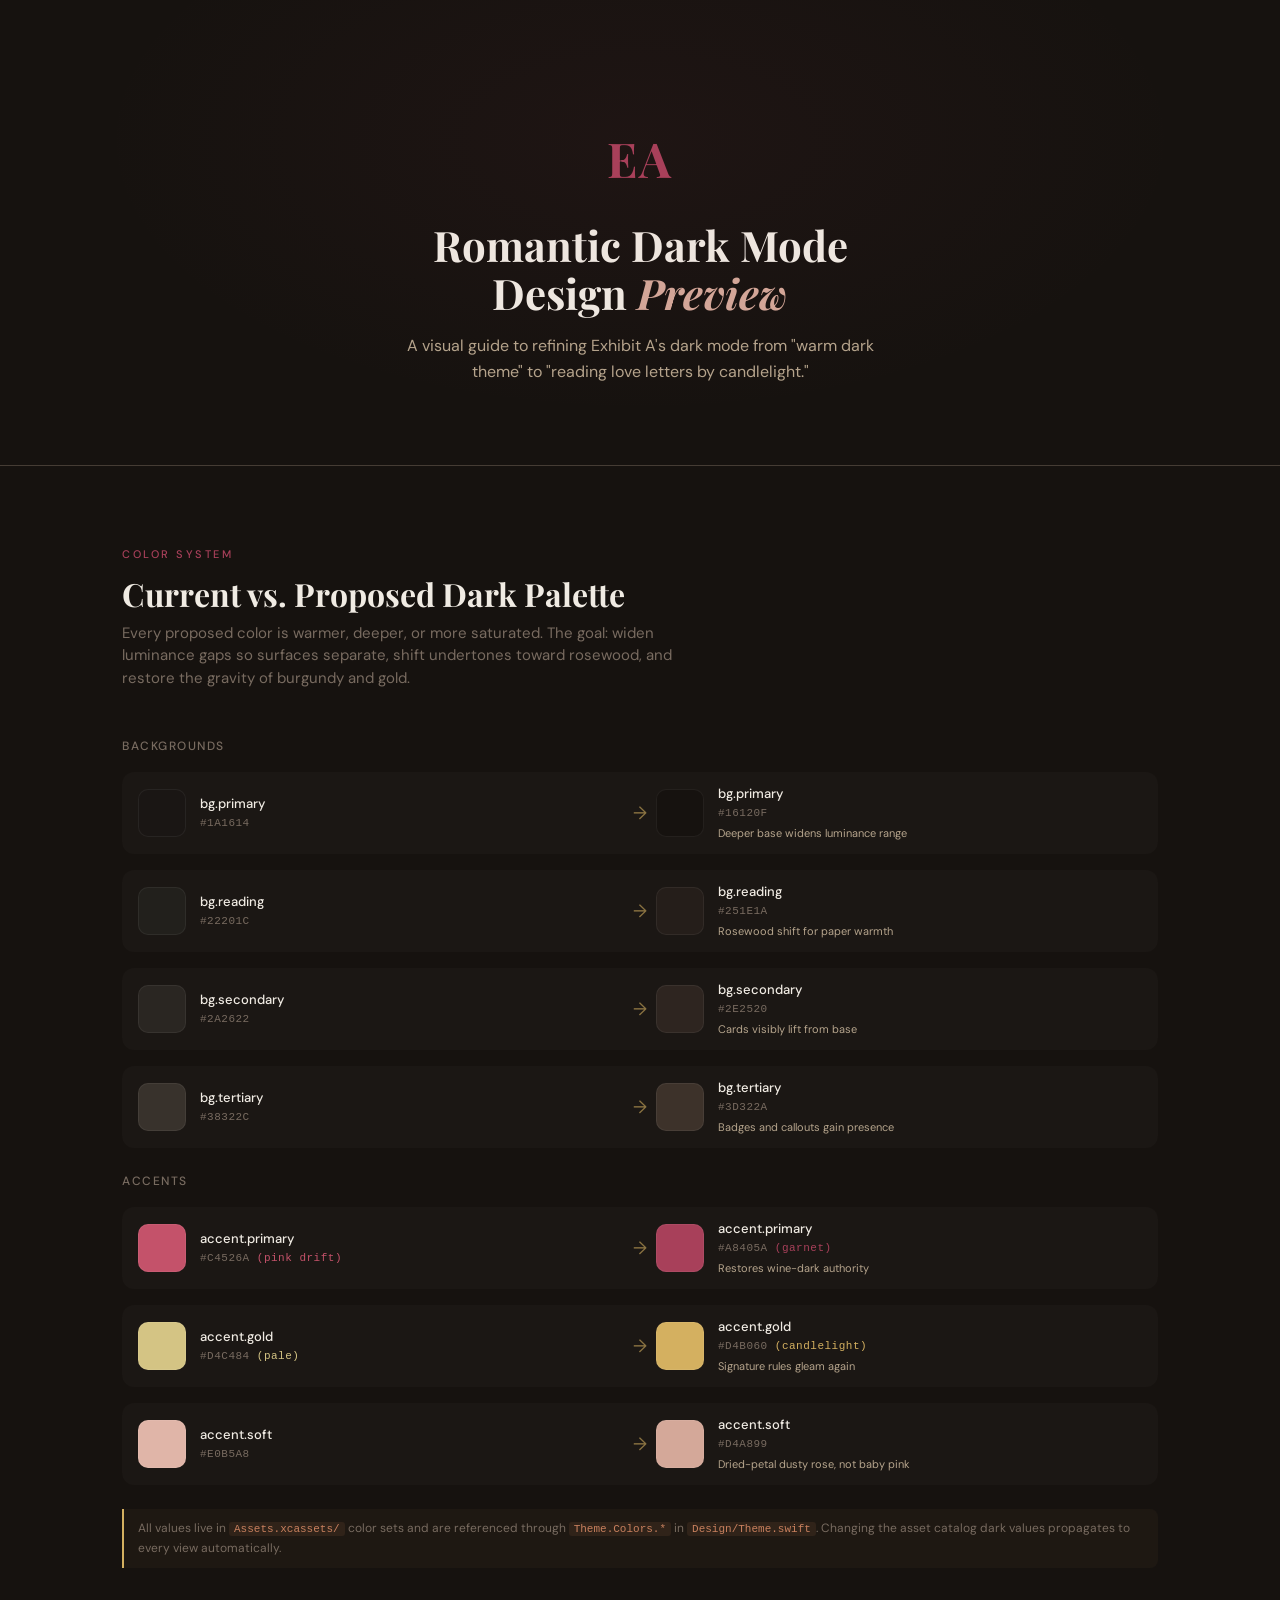
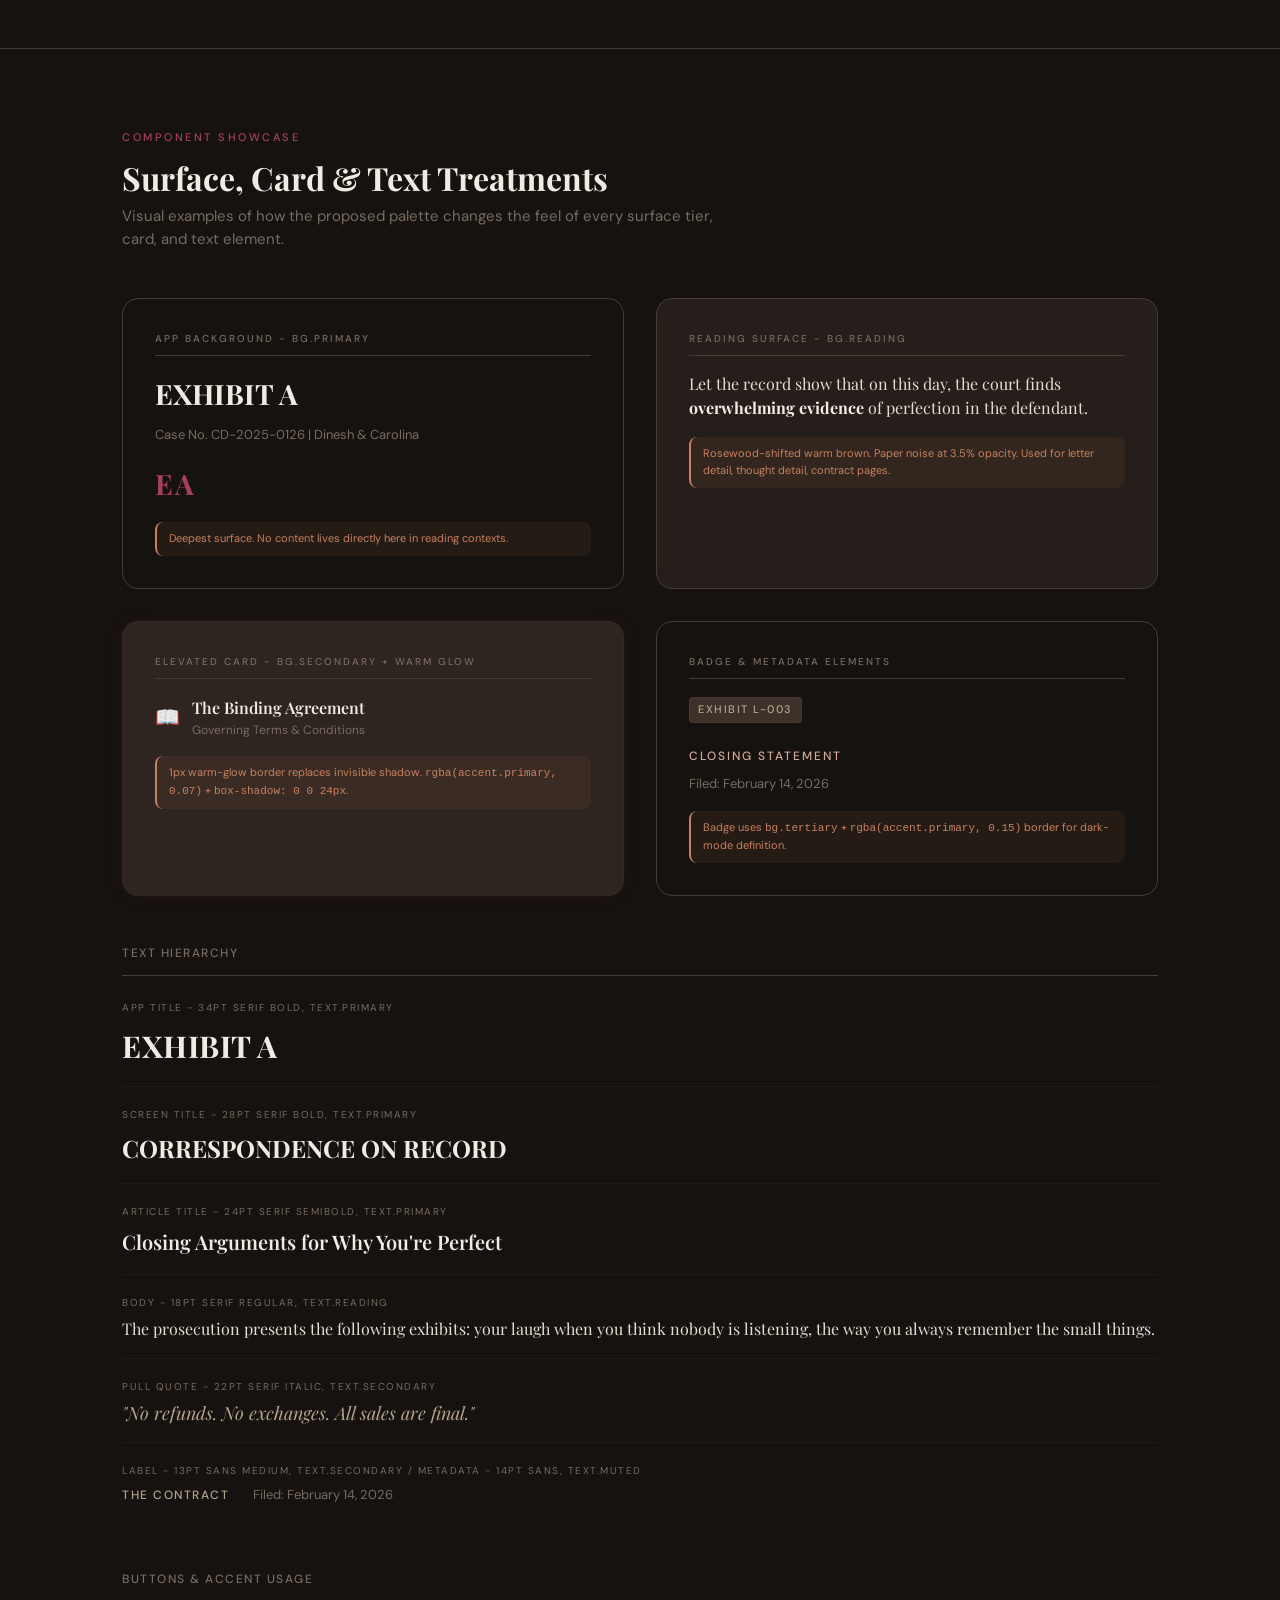
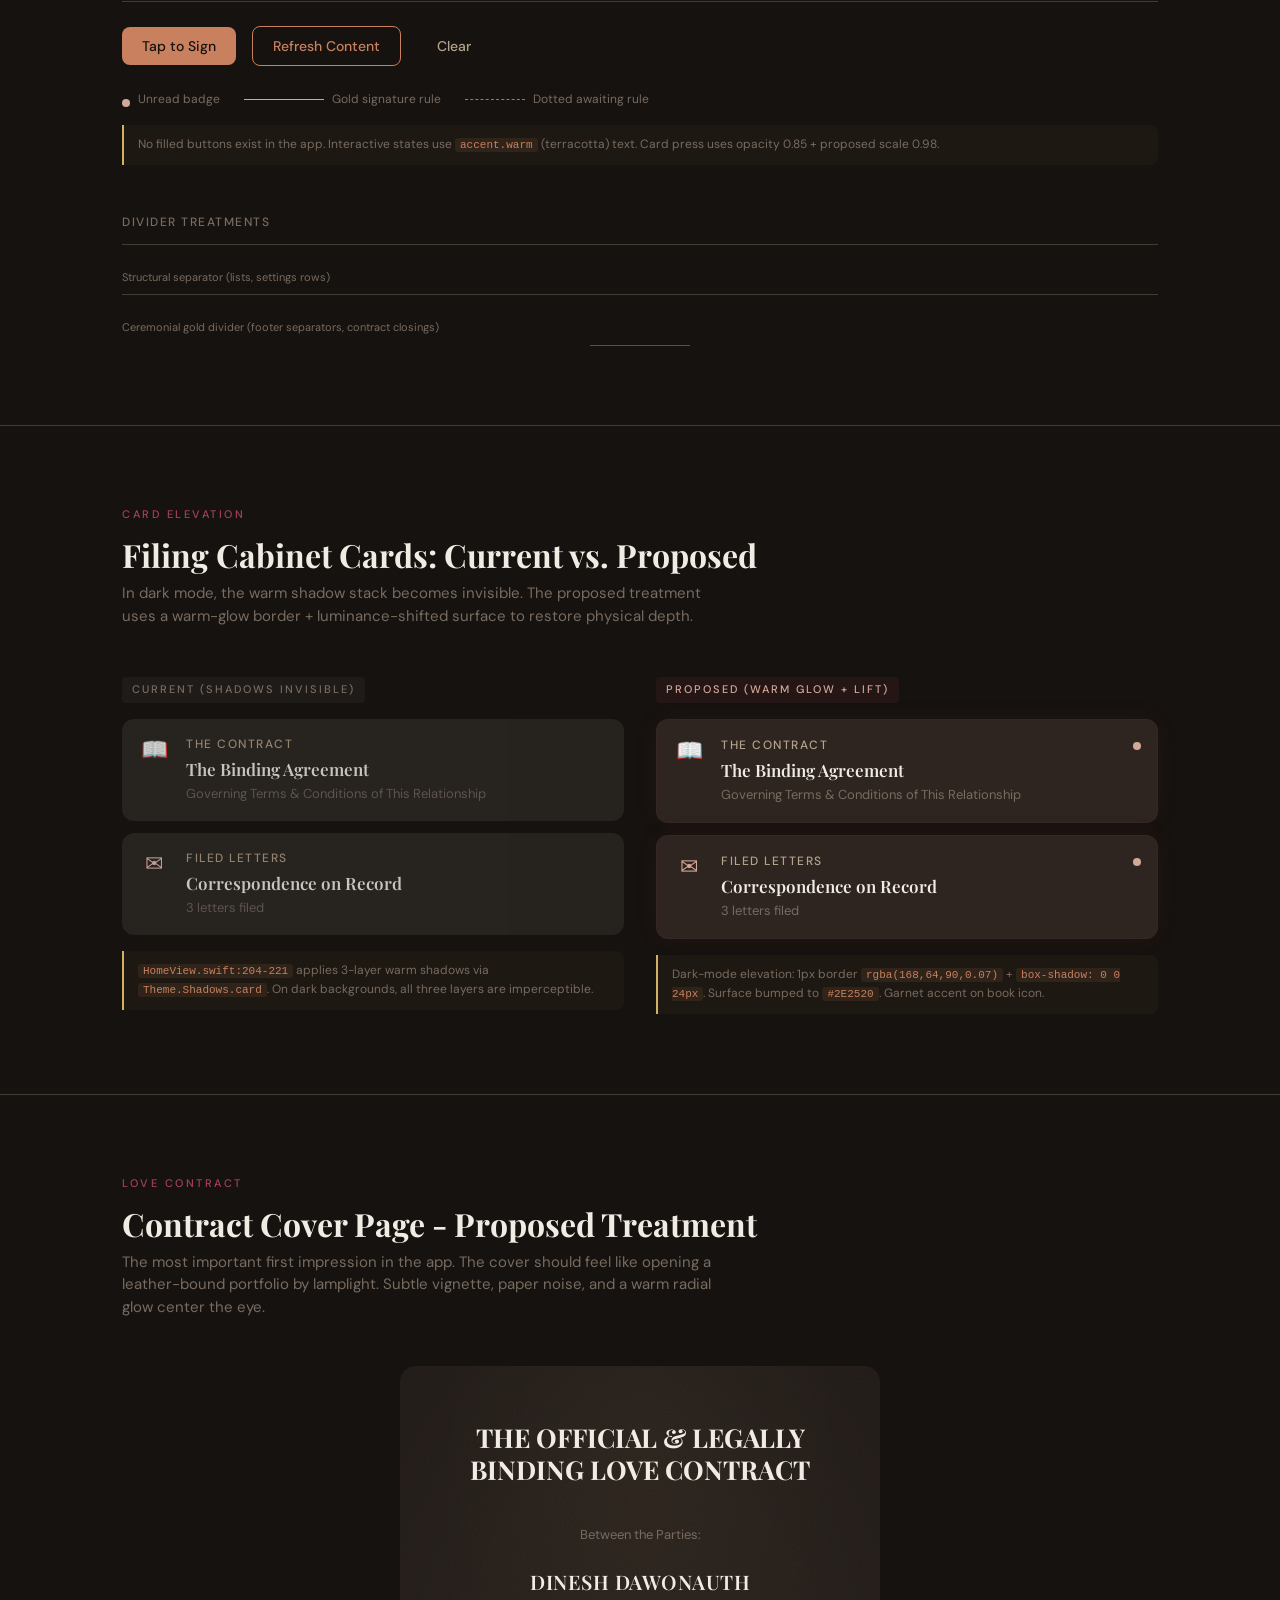
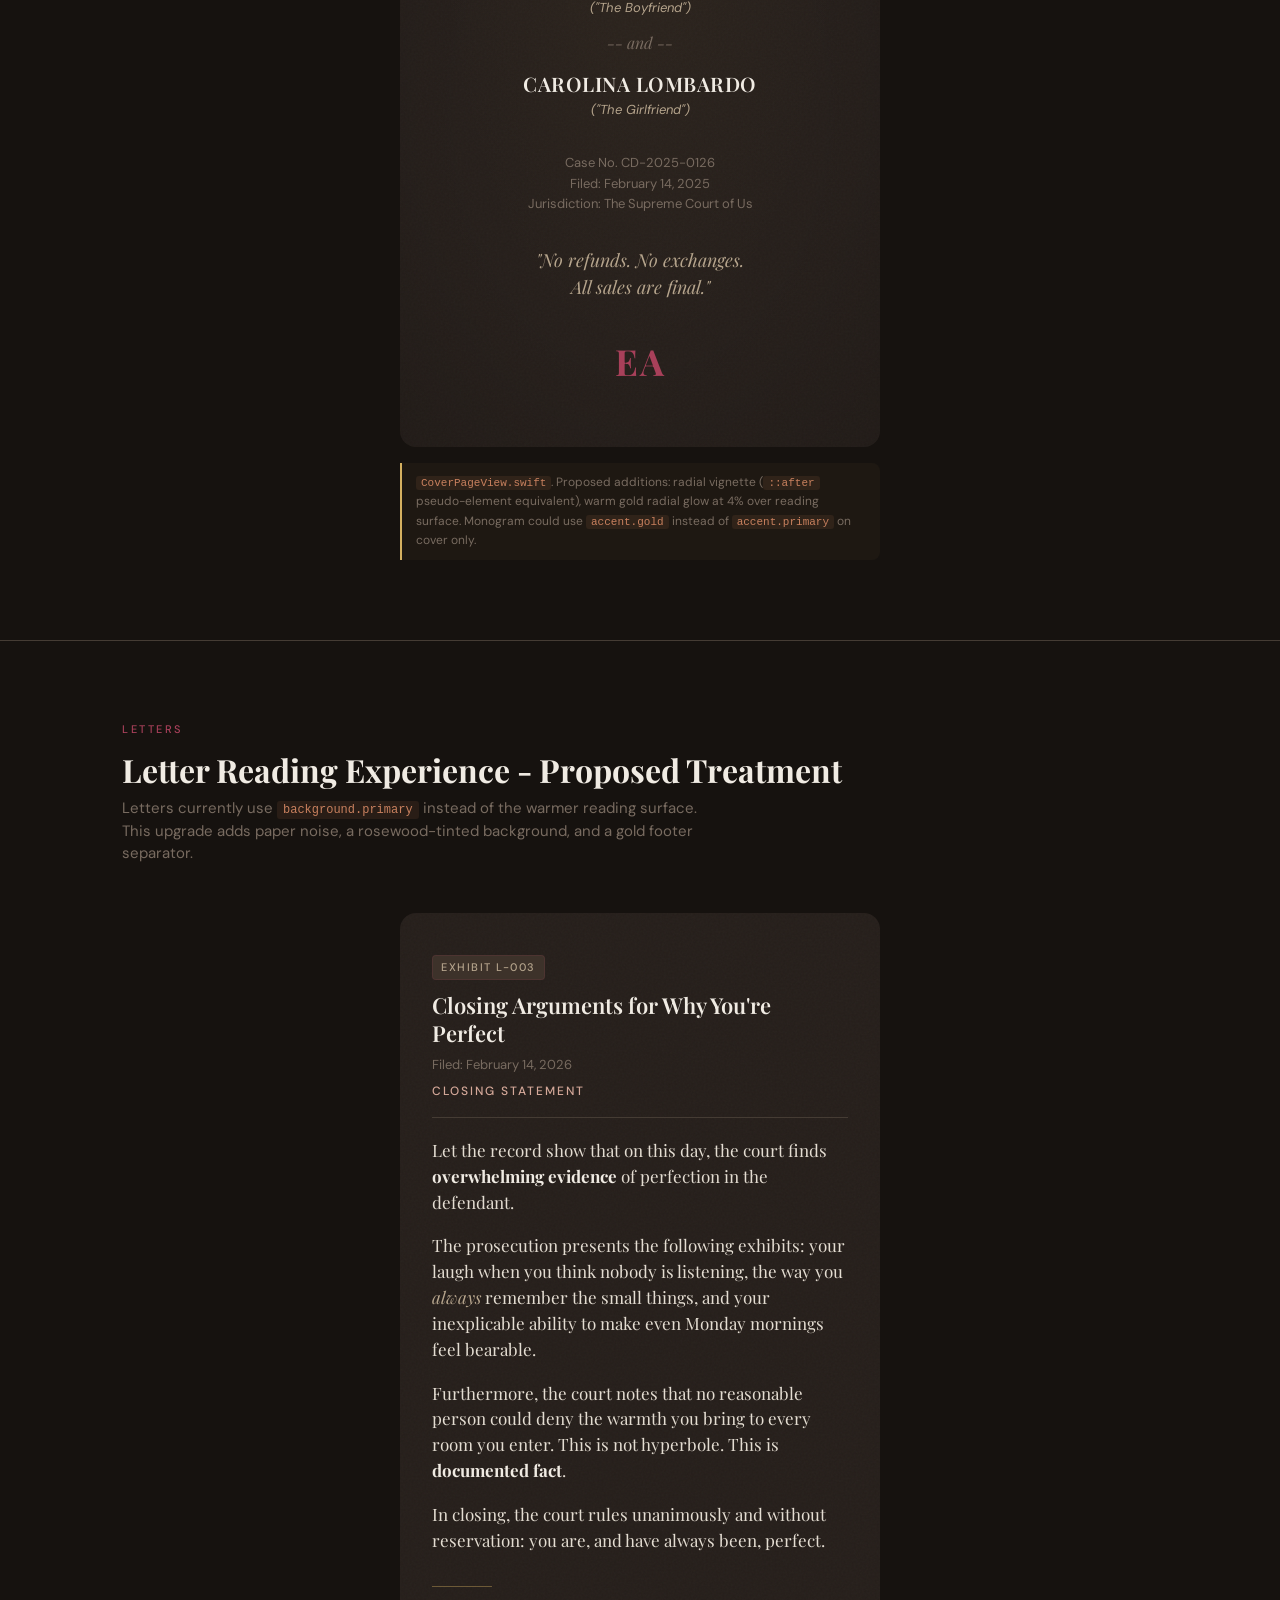
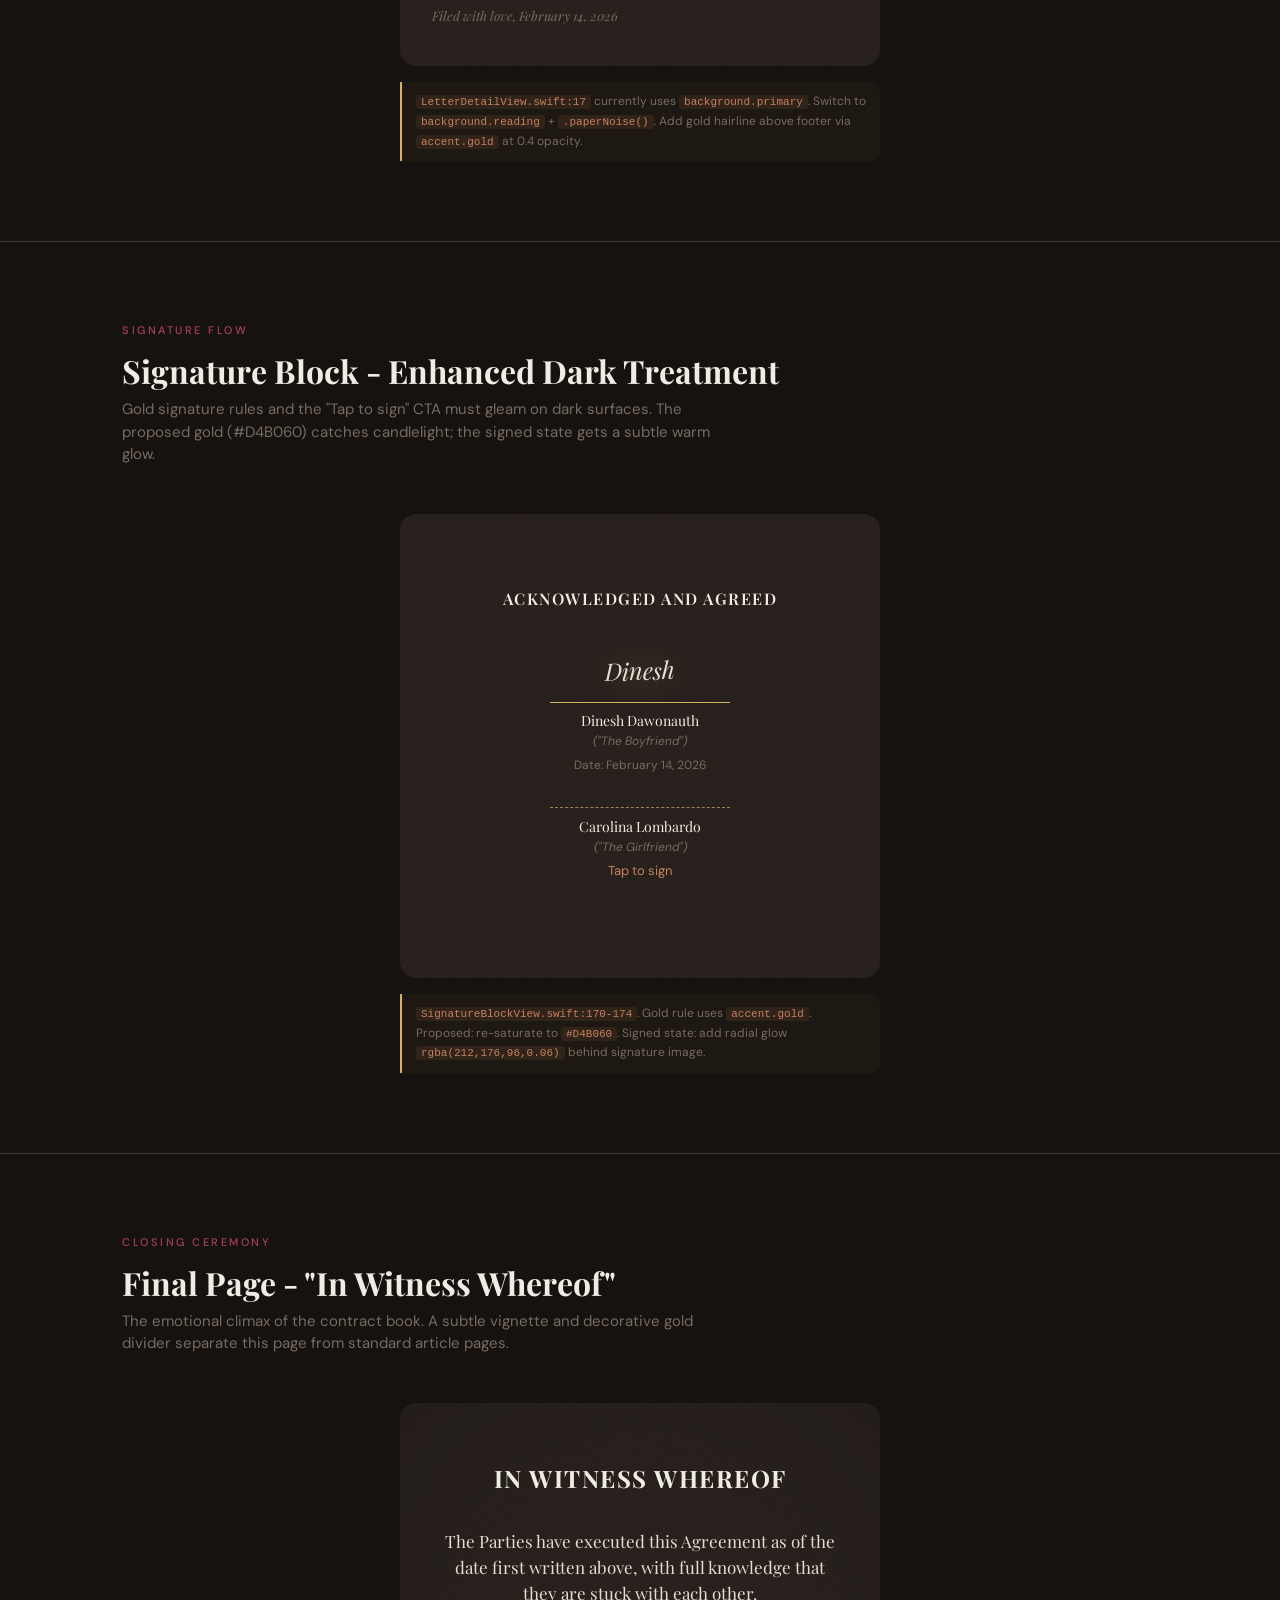
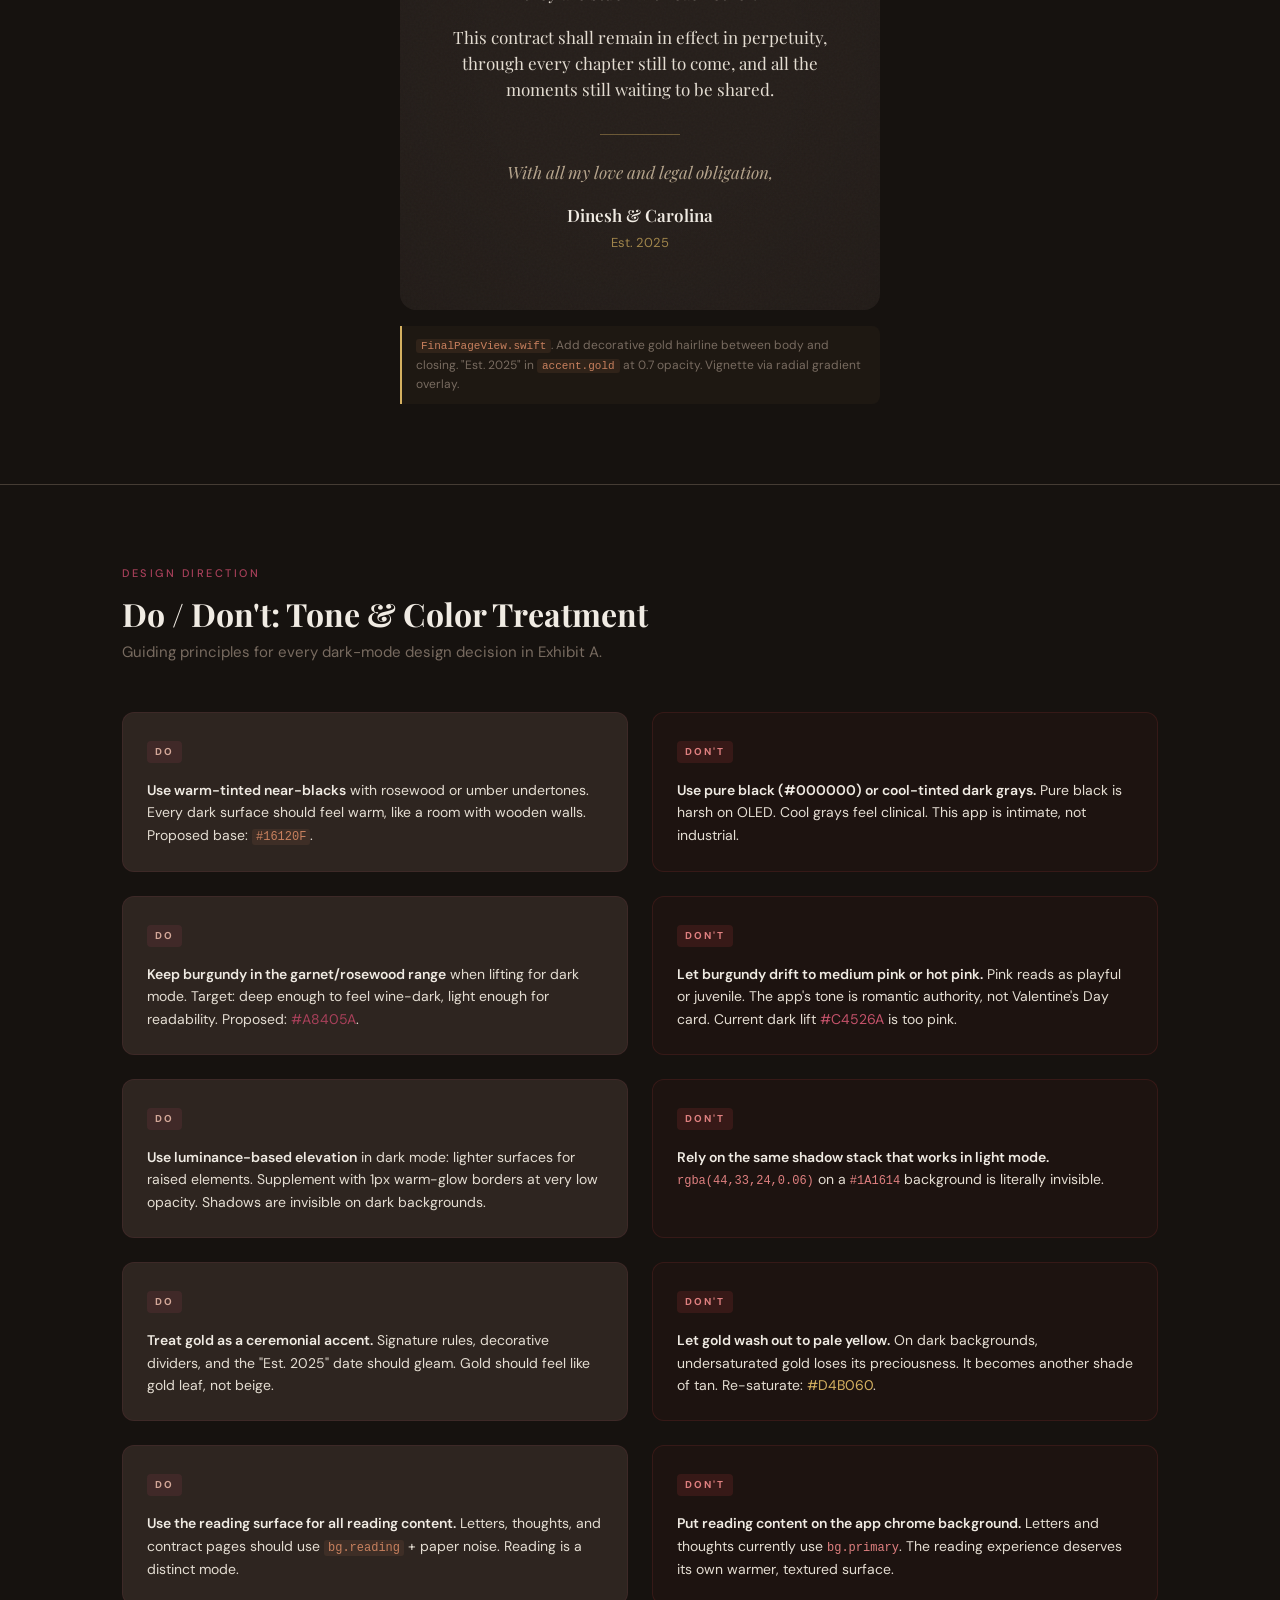
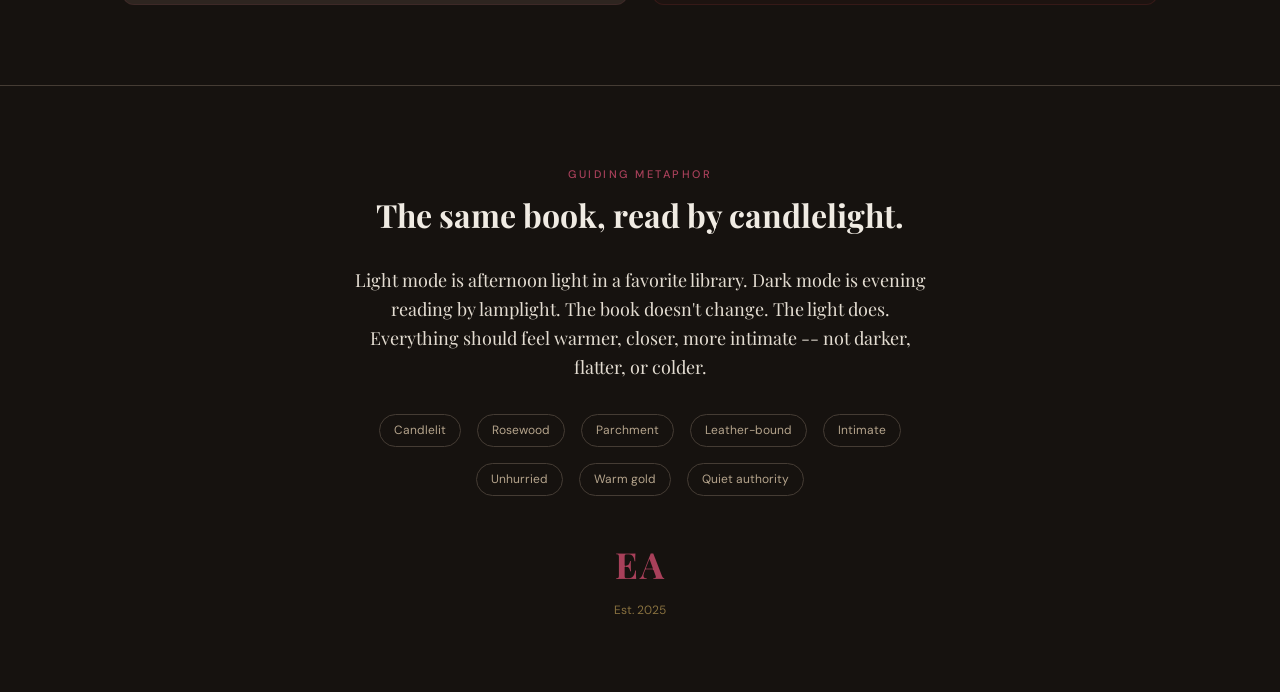
<file: docs/romantic-dark-mode-preview.html>
<!DOCTYPE html>
<html lang="en">
<head>
<meta charset="UTF-8">
<meta name="viewport" content="width=device-width, initial-scale=1.0">
<title>Exhibit A - Romantic Dark Mode Design Preview</title>
<style>
  @import url('https://fonts.googleapis.com/css2?family=Playfair+Display:ital,wght@0,400;0,600;0,700;1,400&family=DM+Sans:ital,wght@0,400;0,500;0,700;1,400&display=swap');

  :root {
    /* CURRENT dark palette */
    --cur-bg-primary: #1A1614;
    --cur-bg-reading: #22201C;
    --cur-bg-secondary: #2A2622;
    --cur-bg-tertiary: #38322C;
    --cur-text-primary: #E8E4DF;
    --cur-text-reading: #DCD5CA;
    --cur-text-secondary: #A89882;
    --cur-text-muted: #6B6058;
    --cur-accent-primary: #C4526A;
    --cur-accent-warm: #C8805E;
    --cur-accent-soft: #E0B5A8;
    --cur-accent-gold: #D4C484;
    --cur-border: #3D362F;

    /* PROPOSED dark palette */
    --bg-primary: #16120F;
    --bg-reading: #251E1A;
    --bg-secondary: #2E2520;
    --bg-tertiary: #3D322A;
    --text-primary: #F0EBE3;
    --text-reading: #E4DDD2;
    --text-secondary: #B5A48C;
    --text-muted: #786B60;
    --accent-primary: #A8405A;
    --accent-warm: #C8805E;
    --accent-soft: #D4A899;
    --accent-gold: #D4B060;
    --border-separator: #453C34;
    --card-glow: rgba(168, 64, 90, 0.07);

    /* Light reference */
    --light-bg-primary: #F2EFEA;
    --light-bg-reading: #F8F1E3;
    --light-bg-secondary: #F3ECE4;
    --light-text-primary: #1A1A1A;
    --light-text-reading: #2C2118;
    --light-accent-primary: #800020;
    --light-accent-gold: #CBB674;
  }

  * { margin: 0; padding: 0; box-sizing: border-box; }

  body {
    background: var(--bg-primary);
    color: var(--text-primary);
    font-family: 'DM Sans', -apple-system, BlinkMacSystemFont, sans-serif;
    line-height: 1.6;
    -webkit-font-smoothing: antialiased;
  }

  .serif { font-family: 'Playfair Display', Georgia, 'Times New Roman', serif; }

  /* ===== LAYOUT ===== */

  .container {
    max-width: 1100px;
    margin: 0 auto;
    padding: 0 32px;
  }

  section {
    padding: 80px 0;
    border-bottom: 1px solid var(--border-separator);
  }

  section:last-child { border-bottom: none; }

  .section-label {
    font-size: 11px;
    font-weight: 500;
    letter-spacing: 2.5px;
    text-transform: uppercase;
    color: var(--accent-primary);
    margin-bottom: 12px;
  }

  .section-title {
    font-family: 'Playfair Display', serif;
    font-size: 32px;
    font-weight: 700;
    color: var(--text-primary);
    margin-bottom: 8px;
    line-height: 1.2;
  }

  .section-subtitle {
    font-size: 15px;
    color: var(--text-muted);
    margin-bottom: 48px;
    max-width: 600px;
    line-height: 1.5;
  }

  /* ===== HERO ===== */

  .hero {
    padding: 120px 0 80px;
    text-align: center;
    border-bottom: 1px solid var(--border-separator);
    position: relative;
    overflow: hidden;
  }

  .hero::before {
    content: '';
    position: absolute;
    top: 0; left: 0; right: 0; bottom: 0;
    background: radial-gradient(ellipse at 50% 30%, rgba(168, 64, 90, 0.06) 0%, transparent 60%);
    pointer-events: none;
  }

  .hero-monogram {
    font-family: 'Playfair Display', serif;
    font-size: 48px;
    font-weight: 700;
    color: var(--accent-primary);
    margin-bottom: 24px;
    letter-spacing: 2px;
  }

  .hero h1 {
    font-family: 'Playfair Display', serif;
    font-size: 42px;
    font-weight: 700;
    line-height: 1.15;
    margin-bottom: 16px;
    color: var(--text-primary);
  }

  .hero h1 em {
    font-style: italic;
    color: var(--accent-soft);
  }

  .hero p {
    font-size: 16px;
    color: var(--text-secondary);
    max-width: 520px;
    margin: 0 auto;
    line-height: 1.6;
  }

  /* ===== PALETTE COMPARISON ===== */

  .palette-grid {
    display: grid;
    grid-template-columns: 1fr 1fr;
    gap: 24px;
  }

  .palette-column h3 {
    font-size: 13px;
    font-weight: 500;
    letter-spacing: 2px;
    text-transform: uppercase;
    color: var(--text-muted);
    margin-bottom: 20px;
    padding-bottom: 12px;
    border-bottom: 1px solid var(--border-separator);
  }

  .swatch-row {
    display: flex;
    align-items: center;
    gap: 14px;
    margin-bottom: 14px;
  }

  .swatch {
    width: 48px;
    height: 48px;
    border-radius: 10px;
    border: 1px solid rgba(255,255,255,0.06);
    flex-shrink: 0;
    position: relative;
  }

  .swatch-info {
    flex: 1;
    min-width: 0;
  }

  .swatch-name {
    font-size: 13px;
    font-weight: 500;
    color: var(--text-primary);
  }

  .swatch-hex {
    font-size: 11px;
    color: var(--text-muted);
    font-family: 'SF Mono', 'Fira Code', monospace;
    letter-spacing: 0.5px;
  }

  .swatch-use {
    font-size: 11px;
    color: var(--text-secondary);
    margin-top: 2px;
  }

  .swatch-arrow {
    color: var(--accent-gold);
    font-size: 18px;
    flex-shrink: 0;
    opacity: 0.6;
  }

  .comparison-row {
    display: grid;
    grid-template-columns: 1fr 32px 1fr;
    align-items: center;
    gap: 0;
    margin-bottom: 16px;
    padding: 12px 16px;
    background: rgba(255,255,255,0.02);
    border-radius: 12px;
  }

  .comparison-row .swatch-row { margin-bottom: 0; }

  /* ===== COMPONENT SHOWCASE ===== */

  .showcase-grid {
    display: grid;
    grid-template-columns: 1fr 1fr;
    gap: 32px;
  }

  .showcase-item {
    padding: 32px;
    border-radius: 16px;
    position: relative;
  }

  .showcase-item.bg-primary { background: var(--bg-primary); border: 1px solid var(--border-separator); }
  .showcase-item.bg-reading { background: var(--bg-reading); border: 1px solid var(--border-separator); }
  .showcase-item.bg-secondary { background: var(--bg-secondary); border: 1px solid var(--card-glow); box-shadow: 0 0 20px var(--card-glow); }
  .showcase-item.bg-tertiary { background: var(--bg-tertiary); border: 1px solid var(--border-separator); }

  .showcase-label {
    font-size: 10px;
    font-weight: 500;
    letter-spacing: 2px;
    text-transform: uppercase;
    color: var(--text-muted);
    margin-bottom: 16px;
    padding-bottom: 8px;
    border-bottom: 1px solid var(--border-separator);
  }

  .showcase-callout {
    font-size: 11px;
    color: var(--accent-warm);
    margin-top: 16px;
    padding: 8px 12px;
    background: rgba(200, 128, 94, 0.08);
    border-radius: 8px;
    border-left: 2px solid var(--accent-warm);
  }

  /* ===== CARD COMPONENT ===== */

  .filing-card {
    background: var(--bg-secondary);
    border-radius: 12px;
    padding: 16px;
    display: flex;
    align-items: flex-start;
    gap: 16px;
    border: 1px solid var(--card-glow);
    box-shadow: 0 0 24px var(--card-glow);
    transition: transform 0.2s ease, box-shadow 0.2s ease;
    cursor: pointer;
  }

  .filing-card:hover {
    transform: scale(0.98);
    box-shadow: 0 0 32px rgba(168, 64, 90, 0.10);
  }

  .filing-card-icon {
    font-size: 22px;
    width: 32px;
    text-align: center;
    flex-shrink: 0;
    line-height: 1.4;
  }

  .filing-card-content { flex: 1; }

  .filing-card-section {
    font-size: 12px;
    font-weight: 500;
    letter-spacing: 1.5px;
    text-transform: uppercase;
    color: var(--text-secondary);
    margin-bottom: 4px;
  }

  .filing-card-label {
    font-family: 'Playfair Display', serif;
    font-size: 17px;
    font-weight: 600;
    color: var(--text-primary);
    margin-bottom: 4px;
    line-height: 1.3;
  }

  .filing-card-subtitle {
    font-size: 13px;
    color: var(--text-muted);
  }

  .unread-dot {
    width: 8px;
    height: 8px;
    border-radius: 50%;
    background: var(--accent-soft);
    flex-shrink: 0;
    margin-top: 6px;
    animation: pulse 2s ease-in-out infinite;
  }

  @keyframes pulse {
    0%, 100% { transform: scale(1); opacity: 0.8; }
    50% { transform: scale(1.15); opacity: 1; }
  }

  .filing-card-flat {
    background: var(--cur-bg-secondary);
    border-radius: 12px;
    padding: 16px;
    display: flex;
    align-items: flex-start;
    gap: 16px;
    border: none;
    box-shadow: none;
    opacity: 0.85;
  }

  .filing-card-flat .filing-card-section { color: var(--cur-text-secondary); }
  .filing-card-flat .filing-card-label { color: var(--cur-text-primary); }
  .filing-card-flat .filing-card-subtitle { color: var(--cur-text-muted); }

  /* ===== TEXT HIERARCHY ===== */

  .text-hierarchy {
    display: flex;
    flex-direction: column;
    gap: 20px;
  }

  .text-sample {
    padding-bottom: 16px;
    border-bottom: 1px solid rgba(255,255,255,0.04);
  }

  .text-sample:last-child { border-bottom: none; }

  .text-sample-meta {
    font-size: 10px;
    letter-spacing: 1.5px;
    text-transform: uppercase;
    color: var(--text-muted);
    margin-bottom: 6px;
  }

  /* ===== BUTTON STYLES ===== */

  .button-row {
    display: flex;
    gap: 16px;
    align-items: center;
    flex-wrap: wrap;
  }

  .btn {
    padding: 10px 20px;
    border-radius: 8px;
    font-size: 14px;
    font-weight: 500;
    cursor: pointer;
    transition: all 0.15s ease;
    border: none;
    font-family: inherit;
  }

  .btn-warm {
    background: var(--accent-warm);
    color: var(--bg-primary);
  }

  .btn-warm:hover { opacity: 0.85; }

  .btn-outline {
    background: transparent;
    color: var(--accent-warm);
    border: 1px solid var(--accent-warm);
  }

  .btn-outline:hover { background: rgba(200, 128, 94, 0.1); }

  .btn-ghost {
    background: transparent;
    color: var(--text-secondary);
  }

  .btn-ghost:hover { color: var(--text-primary); }

  /* ===== DIVIDER SHOWCASE ===== */

  .divider-gold {
    height: 0.5px;
    background: var(--accent-gold);
    width: 100px;
    margin: 0 auto;
    opacity: 0.4;
  }

  .divider-warm {
    height: 0.5px;
    background: var(--border-separator);
    width: 100%;
  }

  /* ===== CONTRACT PREVIEW ===== */

  .contract-surface {
    background: var(--bg-reading);
    border-radius: 16px;
    padding: 56px 40px;
    position: relative;
    overflow: hidden;
    max-width: 480px;
    margin: 0 auto;
  }

  .contract-surface::before {
    content: '';
    position: absolute;
    top: 0; left: 0; right: 0; bottom: 0;
    background: radial-gradient(ellipse at 50% 20%, rgba(212, 176, 96, 0.04) 0%, transparent 60%);
    pointer-events: none;
  }

  .contract-surface .noise-overlay {
    position: absolute;
    top: 0; left: 0; right: 0; bottom: 0;
    opacity: 0.035;
    background-image: url("data:image/svg+xml,%3Csvg viewBox='0 0 256 256' xmlns='http://www.w3.org/2000/svg'%3E%3Cfilter id='n'%3E%3CfeTurbulence type='fractalNoise' baseFrequency='0.9' numOctaves='3' stitchTiles='stitch'/%3E%3C/filter%3E%3Crect width='100%25' height='100%25' filter='url(%23n)' opacity='1'/%3E%3C/svg%3E");
    pointer-events: none;
  }

  .contract-inner {
    position: relative;
    z-index: 1;
    text-align: center;
  }

  .contract-title {
    font-family: 'Playfair Display', serif;
    font-size: 26px;
    font-weight: 700;
    line-height: 1.2;
    color: var(--text-primary);
    margin-bottom: 40px;
  }

  .contract-party {
    margin-bottom: 8px;
  }

  .contract-party-name {
    font-family: 'Playfair Display', serif;
    font-size: 20px;
    font-weight: 600;
    color: var(--text-primary);
    letter-spacing: 0.5px;
  }

  .contract-party-role {
    font-size: 13px;
    color: var(--text-secondary);
    font-style: italic;
  }

  .contract-separator {
    font-family: 'Playfair Display', serif;
    font-size: 16px;
    font-style: italic;
    color: var(--text-muted);
    margin: 12px 0;
  }

  .contract-case {
    font-size: 13px;
    color: var(--text-muted);
    line-height: 1.6;
    margin: 32px 0;
  }

  .contract-quote {
    font-family: 'Playfair Display', serif;
    font-size: 18px;
    font-style: italic;
    color: var(--text-secondary);
    line-height: 1.5;
    margin-bottom: 32px;
  }

  .contract-monogram {
    font-family: 'Playfair Display', serif;
    font-size: 36px;
    font-weight: 700;
    color: var(--accent-primary);
    letter-spacing: 2px;
  }

  /* contract vignette */
  .contract-surface::after {
    content: '';
    position: absolute;
    top: 0; left: 0; right: 0; bottom: 0;
    background: radial-gradient(ellipse at 50% 50%, transparent 50%, rgba(0,0,0,0.12) 100%);
    pointer-events: none;
    border-radius: 16px;
  }

  /* ===== LETTER PREVIEW ===== */

  .letter-surface {
    background: var(--bg-reading);
    border-radius: 16px;
    padding: 40px 32px;
    max-width: 480px;
    margin: 0 auto;
    position: relative;
    overflow: hidden;
  }

  .letter-surface .noise-overlay {
    position: absolute;
    top: 0; left: 0; right: 0; bottom: 0;
    opacity: 0.035;
    background-image: url("data:image/svg+xml,%3Csvg viewBox='0 0 256 256' xmlns='http://www.w3.org/2000/svg'%3E%3Cfilter id='n'%3E%3CfeTurbulence type='fractalNoise' baseFrequency='0.9' numOctaves='3' stitchTiles='stitch'/%3E%3C/filter%3E%3Crect width='100%25' height='100%25' filter='url(%23n)' opacity='1'/%3E%3C/svg%3E");
    pointer-events: none;
  }

  .letter-inner {
    position: relative;
    z-index: 1;
  }

  .exhibit-badge {
    display: inline-block;
    font-size: 11px;
    font-weight: 500;
    letter-spacing: 1.5px;
    text-transform: uppercase;
    color: var(--text-secondary);
    background: var(--bg-tertiary);
    border: 1px solid rgba(168, 64, 90, 0.15);
    padding: 3px 8px;
    border-radius: 4px;
    margin-bottom: 12px;
  }

  .letter-title {
    font-family: 'Playfair Display', serif;
    font-size: 22px;
    font-weight: 600;
    color: var(--text-primary);
    line-height: 1.25;
    margin-bottom: 8px;
  }

  .letter-date {
    font-size: 13px;
    color: var(--text-muted);
    margin-bottom: 6px;
  }

  .letter-classification {
    font-size: 12px;
    font-weight: 500;
    letter-spacing: 2px;
    text-transform: uppercase;
    color: var(--accent-soft);
    margin-bottom: 16px;
  }

  .letter-divider {
    height: 0.5px;
    background: var(--border-separator);
    margin-bottom: 20px;
  }

  .letter-body {
    font-family: 'Playfair Display', serif;
    font-size: 17px;
    font-weight: 400;
    line-height: 1.52;
    color: var(--text-reading);
  }

  .letter-body p {
    margin-bottom: 18px;
  }

  .letter-body p:last-child { margin-bottom: 0; }

  .letter-body strong { color: var(--text-primary); }

  .letter-body em {
    font-style: italic;
    color: var(--text-secondary);
  }

  .letter-footer {
    margin-top: 32px;
    padding-top: 20px;
    position: relative;
  }

  .letter-footer::before {
    content: '';
    position: absolute;
    top: 0;
    left: 0;
    width: 60px;
    height: 0.5px;
    background: var(--accent-gold);
    opacity: 0.4;
  }

  .letter-footer-text {
    font-family: 'Playfair Display', serif;
    font-size: 13px;
    font-style: italic;
    color: var(--text-muted);
  }

  /* ===== SIGNATURE BLOCK ===== */

  .signature-block {
    text-align: center;
    padding: 32px 0;
  }

  .signature-heading {
    font-family: 'Playfair Display', serif;
    font-size: 16px;
    font-weight: 600;
    letter-spacing: 1.5px;
    color: var(--text-primary);
    margin-bottom: 32px;
  }

  .signature-line {
    margin-bottom: 24px;
  }

  .signature-rule {
    width: 180px;
    height: 0.5px;
    background: var(--accent-gold);
    margin: 0 auto 8px;
  }

  .signature-rule-dotted {
    width: 180px;
    height: 0;
    border-bottom: 0.5px dashed var(--accent-gold);
    margin: 0 auto 8px;
    opacity: 0.7;
  }

  .signature-name {
    font-family: 'Playfair Display', serif;
    font-size: 14px;
    color: var(--text-primary);
  }

  .signature-role {
    font-size: 12px;
    color: var(--text-muted);
    font-style: italic;
  }

  .signature-cta {
    font-size: 13px;
    color: var(--accent-warm);
    margin-top: 4px;
    cursor: pointer;
  }

  .signature-date {
    font-size: 12px;
    color: var(--text-muted);
    margin-top: 4px;
  }

  .signature-glow {
    display: inline-block;
    padding: 8px 16px;
    border-radius: 8px;
    background: radial-gradient(ellipse, rgba(212,176,96,0.06) 0%, transparent 70%);
  }

  /* ===== DO / DON'T ===== */

  .do-dont-grid {
    display: grid;
    grid-template-columns: 1fr 1fr;
    gap: 24px;
  }

  .do-card, .dont-card {
    border-radius: 12px;
    padding: 24px;
    position: relative;
  }

  .do-card {
    background: var(--bg-secondary);
    border: 1px solid rgba(168, 64, 90, 0.12);
  }

  .dont-card {
    background: rgba(200, 60, 60, 0.04);
    border: 1px solid rgba(200, 60, 60, 0.15);
  }

  .do-dont-badge {
    font-size: 10px;
    font-weight: 700;
    letter-spacing: 2px;
    text-transform: uppercase;
    margin-bottom: 16px;
    padding: 3px 8px;
    border-radius: 4px;
    display: inline-block;
  }

  .do-badge {
    background: rgba(168, 64, 90, 0.15);
    color: var(--accent-soft);
  }

  .dont-badge {
    background: rgba(200, 60, 60, 0.15);
    color: #E08080;
  }

  .do-dont-content {
    font-size: 14px;
    line-height: 1.6;
    color: var(--text-reading);
  }

  .do-dont-content strong {
    color: var(--text-primary);
    font-weight: 600;
  }

  /* ===== COMPARISON SIDE-BY-SIDE ===== */

  .side-by-side {
    display: grid;
    grid-template-columns: 1fr 1fr;
    gap: 32px;
    align-items: start;
  }

  .side-label {
    font-size: 11px;
    font-weight: 500;
    letter-spacing: 2px;
    text-transform: uppercase;
    margin-bottom: 16px;
    padding: 4px 10px;
    border-radius: 4px;
    display: inline-block;
  }

  .side-label.current {
    color: var(--text-muted);
    background: rgba(255,255,255,0.04);
  }

  .side-label.proposed {
    color: var(--accent-soft);
    background: rgba(168, 64, 90, 0.1);
  }

  /* ===== NOTES / CALLOUTS ===== */

  .repo-callout {
    font-size: 12px;
    color: var(--text-muted);
    padding: 10px 14px;
    border-left: 2px solid var(--accent-gold);
    background: rgba(212, 176, 96, 0.04);
    border-radius: 0 8px 8px 0;
    margin-top: 16px;
  }

  .repo-callout code {
    font-family: 'SF Mono', 'Fira Code', monospace;
    font-size: 11px;
    color: var(--accent-warm);
    background: rgba(200, 128, 94, 0.1);
    padding: 1px 5px;
    border-radius: 3px;
  }

  /* ===== FINAL CLOSING ===== */

  .closing-surface {
    background: var(--bg-reading);
    border-radius: 16px;
    padding: 56px 40px;
    max-width: 480px;
    margin: 0 auto;
    text-align: center;
    position: relative;
    overflow: hidden;
  }

  .closing-surface::after {
    content: '';
    position: absolute;
    top: 0; left: 0; right: 0; bottom: 0;
    background: radial-gradient(ellipse at 50% 50%, transparent 40%, rgba(0,0,0,0.10) 100%);
    pointer-events: none;
    border-radius: 16px;
  }

  .closing-surface .noise-overlay {
    position: absolute;
    top: 0; left: 0; right: 0; bottom: 0;
    opacity: 0.035;
    background-image: url("data:image/svg+xml,%3Csvg viewBox='0 0 256 256' xmlns='http://www.w3.org/2000/svg'%3E%3Cfilter id='n'%3E%3CfeTurbulence type='fractalNoise' baseFrequency='0.9' numOctaves='3' stitchTiles='stitch'/%3E%3C/filter%3E%3Crect width='100%25' height='100%25' filter='url(%23n)' opacity='1'/%3E%3C/svg%3E");
    pointer-events: none;
  }

  .closing-inner {
    position: relative;
    z-index: 1;
  }

  .closing-heading {
    font-family: 'Playfair Display', serif;
    font-size: 24px;
    font-weight: 700;
    letter-spacing: 1.5px;
    color: var(--text-primary);
    margin-bottom: 32px;
  }

  .closing-body {
    font-family: 'Playfair Display', serif;
    font-size: 17px;
    line-height: 1.52;
    color: var(--text-reading);
    margin-bottom: 32px;
  }

  .closing-body p { margin-bottom: 18px; }

  .closing-sign {
    font-family: 'Playfair Display', serif;
    font-size: 17px;
    font-style: italic;
    color: var(--text-secondary);
    margin-bottom: 16px;
  }

  .closing-names {
    font-family: 'Playfair Display', serif;
    font-size: 17px;
    font-weight: 600;
    color: var(--text-primary);
  }

  .closing-est {
    font-size: 13px;
    color: var(--accent-gold);
    opacity: 0.7;
    margin-top: 4px;
  }

  /* ===== RESPONSIVE ===== */

  @media (max-width: 768px) {
    .palette-grid,
    .showcase-grid,
    .do-dont-grid,
    .side-by-side {
      grid-template-columns: 1fr;
    }
    .hero h1 { font-size: 30px; }
    .section-title { font-size: 26px; }
    .contract-surface, .letter-surface, .closing-surface { padding: 32px 24px; }
  }
</style>
</head>
<body>

<!-- ============================================ -->
<!-- HERO -->
<!-- ============================================ -->

<div class="hero">
  <div class="container">
    <div class="hero-monogram">EA</div>
    <h1>Romantic Dark Mode<br>Design <em>Preview</em></h1>
    <p>A visual guide to refining Exhibit A's dark mode from "warm dark theme" to "reading love letters by candlelight."</p>
  </div>
</div>

<!-- ============================================ -->
<!-- 1. PALETTE COMPARISON -->
<!-- ============================================ -->

<section>
  <div class="container">
    <div class="section-label">Color System</div>
    <div class="section-title serif">Current vs. Proposed Dark Palette</div>
    <div class="section-subtitle">Every proposed color is warmer, deeper, or more saturated. The goal: widen luminance gaps so surfaces separate, shift undertones toward rosewood, and restore the gravity of burgundy and gold.</div>

    <div style="margin-bottom: 24px;">
      <div style="font-size: 12px; font-weight: 500; letter-spacing: 1.5px; text-transform: uppercase; color: var(--text-muted); margin-bottom: 16px;">Backgrounds</div>

      <div class="comparison-row">
        <div class="swatch-row">
          <div class="swatch" style="background: var(--cur-bg-primary);"></div>
          <div class="swatch-info">
            <div class="swatch-name">bg.primary</div>
            <div class="swatch-hex">#1A1614</div>
          </div>
        </div>
        <div class="swatch-arrow" style="text-align:center;">&#8594;</div>
        <div class="swatch-row">
          <div class="swatch" style="background: var(--bg-primary);"></div>
          <div class="swatch-info">
            <div class="swatch-name">bg.primary</div>
            <div class="swatch-hex">#16120F</div>
            <div class="swatch-use">Deeper base widens luminance range</div>
          </div>
        </div>
      </div>

      <div class="comparison-row">
        <div class="swatch-row">
          <div class="swatch" style="background: var(--cur-bg-reading);"></div>
          <div class="swatch-info">
            <div class="swatch-name">bg.reading</div>
            <div class="swatch-hex">#22201C</div>
          </div>
        </div>
        <div class="swatch-arrow" style="text-align:center;">&#8594;</div>
        <div class="swatch-row">
          <div class="swatch" style="background: var(--bg-reading);"></div>
          <div class="swatch-info">
            <div class="swatch-name">bg.reading</div>
            <div class="swatch-hex">#251E1A</div>
            <div class="swatch-use">Rosewood shift for paper warmth</div>
          </div>
        </div>
      </div>

      <div class="comparison-row">
        <div class="swatch-row">
          <div class="swatch" style="background: var(--cur-bg-secondary);"></div>
          <div class="swatch-info">
            <div class="swatch-name">bg.secondary</div>
            <div class="swatch-hex">#2A2622</div>
          </div>
        </div>
        <div class="swatch-arrow" style="text-align:center;">&#8594;</div>
        <div class="swatch-row">
          <div class="swatch" style="background: var(--bg-secondary);"></div>
          <div class="swatch-info">
            <div class="swatch-name">bg.secondary</div>
            <div class="swatch-hex">#2E2520</div>
            <div class="swatch-use">Cards visibly lift from base</div>
          </div>
        </div>
      </div>

      <div class="comparison-row">
        <div class="swatch-row">
          <div class="swatch" style="background: var(--cur-bg-tertiary);"></div>
          <div class="swatch-info">
            <div class="swatch-name">bg.tertiary</div>
            <div class="swatch-hex">#38322C</div>
          </div>
        </div>
        <div class="swatch-arrow" style="text-align:center;">&#8594;</div>
        <div class="swatch-row">
          <div class="swatch" style="background: var(--bg-tertiary);"></div>
          <div class="swatch-info">
            <div class="swatch-name">bg.tertiary</div>
            <div class="swatch-hex">#3D322A</div>
            <div class="swatch-use">Badges and callouts gain presence</div>
          </div>
        </div>
      </div>
    </div>

    <div style="margin-bottom: 24px;">
      <div style="font-size: 12px; font-weight: 500; letter-spacing: 1.5px; text-transform: uppercase; color: var(--text-muted); margin-bottom: 16px;">Accents</div>

      <div class="comparison-row">
        <div class="swatch-row">
          <div class="swatch" style="background: var(--cur-accent-primary);"></div>
          <div class="swatch-info">
            <div class="swatch-name">accent.primary</div>
            <div class="swatch-hex">#C4526A <span style="color:var(--cur-accent-primary);">(pink drift)</span></div>
          </div>
        </div>
        <div class="swatch-arrow" style="text-align:center;">&#8594;</div>
        <div class="swatch-row">
          <div class="swatch" style="background: var(--accent-primary);"></div>
          <div class="swatch-info">
            <div class="swatch-name">accent.primary</div>
            <div class="swatch-hex">#A8405A <span style="color:var(--accent-primary);">(garnet)</span></div>
            <div class="swatch-use">Restores wine-dark authority</div>
          </div>
        </div>
      </div>

      <div class="comparison-row">
        <div class="swatch-row">
          <div class="swatch" style="background: var(--cur-accent-gold);"></div>
          <div class="swatch-info">
            <div class="swatch-name">accent.gold</div>
            <div class="swatch-hex">#D4C484 <span style="color:var(--cur-accent-gold);">(pale)</span></div>
          </div>
        </div>
        <div class="swatch-arrow" style="text-align:center;">&#8594;</div>
        <div class="swatch-row">
          <div class="swatch" style="background: var(--accent-gold);"></div>
          <div class="swatch-info">
            <div class="swatch-name">accent.gold</div>
            <div class="swatch-hex">#D4B060 <span style="color:var(--accent-gold);">(candlelight)</span></div>
            <div class="swatch-use">Signature rules gleam again</div>
          </div>
        </div>
      </div>

      <div class="comparison-row">
        <div class="swatch-row">
          <div class="swatch" style="background: var(--cur-accent-soft);"></div>
          <div class="swatch-info">
            <div class="swatch-name">accent.soft</div>
            <div class="swatch-hex">#E0B5A8</div>
          </div>
        </div>
        <div class="swatch-arrow" style="text-align:center;">&#8594;</div>
        <div class="swatch-row">
          <div class="swatch" style="background: var(--accent-soft);"></div>
          <div class="swatch-info">
            <div class="swatch-name">accent.soft</div>
            <div class="swatch-hex">#D4A899</div>
            <div class="swatch-use">Dried-petal dusty rose, not baby pink</div>
          </div>
        </div>
      </div>
    </div>

    <div class="repo-callout">
      All values live in <code>Assets.xcassets/</code> color sets and are referenced through <code>Theme.Colors.*</code> in <code>Design/Theme.swift</code>. Changing the asset catalog dark values propagates to every view automatically.
    </div>
  </div>
</section>

<!-- ============================================ -->
<!-- 2. COMPONENT SHOWCASE -->
<!-- ============================================ -->

<section>
  <div class="container">
    <div class="section-label">Component Showcase</div>
    <div class="section-title serif">Surface, Card & Text Treatments</div>
    <div class="section-subtitle">Visual examples of how the proposed palette changes the feel of every surface tier, card, and text element.</div>

    <div class="showcase-grid">
      <!-- App Background -->
      <div class="showcase-item bg-primary">
        <div class="showcase-label">App Background - bg.primary</div>
        <div style="font-family: 'Playfair Display', serif; font-size: 28px; font-weight: 700; color: var(--text-primary); margin-bottom: 8px;">EXHIBIT A</div>
        <div style="font-size: 13px; color: var(--text-muted);">Case No. CD-2025-0126 | Dinesh & Carolina</div>
        <div style="margin-top: 16px; font-family: 'Playfair Display', serif; font-size: 28px; font-weight: 700; color: var(--accent-primary); letter-spacing: 2px;">EA</div>
        <div class="showcase-callout">Deepest surface. No content lives directly here in reading contexts.</div>
      </div>

      <!-- Reading Surface -->
      <div class="showcase-item bg-reading">
        <div class="showcase-label">Reading Surface - bg.reading</div>
        <div style="font-family: 'Playfair Display', serif; font-size: 16px; line-height: 1.52; color: var(--text-reading);">
          Let the record show that on this day, the court finds <strong style="color:var(--text-primary);">overwhelming evidence</strong> of perfection in the defendant.
        </div>
        <div class="showcase-callout">Rosewood-shifted warm brown. Paper noise at 3.5% opacity. Used for letter detail, thought detail, contract pages.</div>
      </div>

      <!-- Elevated Card -->
      <div class="showcase-item bg-secondary">
        <div class="showcase-label">Elevated Card - bg.secondary + warm glow</div>
        <div style="display: flex; align-items: center; gap: 12px; margin-bottom: 12px;">
          <span style="font-size: 20px;">&#128214;</span>
          <div>
            <div style="font-family: 'Playfair Display', serif; font-size: 16px; font-weight: 600; color: var(--text-primary);">The Binding Agreement</div>
            <div style="font-size: 12px; color: var(--text-muted);">Governing Terms & Conditions</div>
          </div>
        </div>
        <div class="showcase-callout">1px warm-glow border replaces invisible shadow. <code>rgba(accent.primary, 0.07)</code> + <code>box-shadow: 0 0 24px</code>.</div>
      </div>

      <!-- Badge Surface -->
      <div class="showcase-item bg-primary">
        <div class="showcase-label">Badge & Metadata Elements</div>
        <div style="margin-bottom: 12px;">
          <span class="exhibit-badge">EXHIBIT L-003</span>
        </div>
        <div style="font-size: 12px; font-weight: 500; letter-spacing: 2px; text-transform: uppercase; color: var(--accent-soft); margin-bottom: 8px;">CLOSING STATEMENT</div>
        <div style="font-size: 13px; color: var(--text-muted);">Filed: February 14, 2026</div>
        <div class="showcase-callout">Badge uses <code>bg.tertiary</code> + <code>rgba(accent.primary, 0.15)</code> border for dark-mode definition.</div>
      </div>
    </div>

    <!-- Text Hierarchy -->
    <div style="margin-top: 48px;">
      <div style="font-size: 12px; font-weight: 500; letter-spacing: 1.5px; text-transform: uppercase; color: var(--text-muted); margin-bottom: 24px; padding-bottom: 12px; border-bottom: 1px solid var(--border-separator);">Text Hierarchy</div>

      <div class="text-hierarchy">
        <div class="text-sample">
          <div class="text-sample-meta">App Title - 34pt Serif Bold, text.primary</div>
          <div style="font-family: 'Playfair Display', serif; font-size: 30px; font-weight: 700; color: var(--text-primary); letter-spacing: 0.5px;">EXHIBIT A</div>
        </div>
        <div class="text-sample">
          <div class="text-sample-meta">Screen Title - 28pt Serif Bold, text.primary</div>
          <div style="font-family: 'Playfair Display', serif; font-size: 24px; font-weight: 700; color: var(--text-primary);">CORRESPONDENCE ON RECORD</div>
        </div>
        <div class="text-sample">
          <div class="text-sample-meta">Article Title - 24pt Serif Semibold, text.primary</div>
          <div style="font-family: 'Playfair Display', serif; font-size: 20px; font-weight: 600; color: var(--text-primary);">Closing Arguments for Why You're Perfect</div>
        </div>
        <div class="text-sample">
          <div class="text-sample-meta">Body - 18pt Serif Regular, text.reading</div>
          <div style="font-family: 'Playfair Display', serif; font-size: 16px; color: var(--text-reading); line-height: 1.52;">The prosecution presents the following exhibits: your laugh when you think nobody is listening, the way you always remember the small things.</div>
        </div>
        <div class="text-sample">
          <div class="text-sample-meta">Pull Quote - 22pt Serif Italic, text.secondary</div>
          <div style="font-family: 'Playfair Display', serif; font-size: 18px; font-style: italic; color: var(--text-secondary); line-height: 1.4;">"No refunds. No exchanges. All sales are final."</div>
        </div>
        <div class="text-sample">
          <div class="text-sample-meta">Label - 13pt Sans Medium, text.secondary / Metadata - 14pt Sans, text.muted</div>
          <div style="display: flex; gap: 24px; align-items: baseline;">
            <span style="font-size: 12px; font-weight: 500; letter-spacing: 1.5px; text-transform: uppercase; color: var(--text-secondary);">THE CONTRACT</span>
            <span style="font-size: 13px; color: var(--text-muted);">Filed: February 14, 2026</span>
          </div>
        </div>
      </div>
    </div>

    <!-- Buttons & Accents -->
    <div style="margin-top: 48px;">
      <div style="font-size: 12px; font-weight: 500; letter-spacing: 1.5px; text-transform: uppercase; color: var(--text-muted); margin-bottom: 24px; padding-bottom: 12px; border-bottom: 1px solid var(--border-separator);">Buttons & Accent Usage</div>

      <div class="button-row" style="margin-bottom: 24px;">
        <button class="btn btn-warm">Tap to Sign</button>
        <button class="btn btn-outline">Refresh Content</button>
        <button class="btn btn-ghost">Clear</button>
      </div>

      <div style="display: flex; gap: 24px; align-items: center; flex-wrap: wrap;">
        <div style="display: flex; align-items: center; gap: 8px;">
          <div class="unread-dot"></div>
          <span style="font-size: 12px; color: var(--text-muted);">Unread badge</span>
        </div>
        <div style="display: flex; align-items: center; gap: 8px;">
          <div style="width: 80px; height: 0.5px; background: var(--accent-gold);"></div>
          <span style="font-size: 12px; color: var(--text-muted);">Gold signature rule</span>
        </div>
        <div style="display: flex; align-items: center; gap: 8px;">
          <div style="width: 60px; height: 0; border-bottom: 0.5px dashed var(--accent-gold); opacity: 0.7;"></div>
          <span style="font-size: 12px; color: var(--text-muted);">Dotted awaiting rule</span>
        </div>
      </div>

      <div class="repo-callout" style="margin-top: 16px;">
        No filled buttons exist in the app. Interactive states use <code>accent.warm</code> (terracotta) text. Card press uses opacity 0.85 + proposed scale 0.98.
      </div>
    </div>

    <!-- Divider Treatments -->
    <div style="margin-top: 48px;">
      <div style="font-size: 12px; font-weight: 500; letter-spacing: 1.5px; text-transform: uppercase; color: var(--text-muted); margin-bottom: 24px; padding-bottom: 12px; border-bottom: 1px solid var(--border-separator);">Divider Treatments</div>

      <div style="display: flex; flex-direction: column; gap: 24px;">
        <div>
          <div style="font-size: 11px; color: var(--text-muted); margin-bottom: 8px;">Structural separator (lists, settings rows)</div>
          <div class="divider-warm"></div>
        </div>
        <div>
          <div style="font-size: 11px; color: var(--text-muted); margin-bottom: 8px;">Ceremonial gold divider (footer separators, contract closings)</div>
          <div class="divider-gold"></div>
        </div>
      </div>
    </div>
  </div>
</section>

<!-- ============================================ -->
<!-- 3. CARD COMPARISON -->
<!-- ============================================ -->

<section>
  <div class="container">
    <div class="section-label">Card Elevation</div>
    <div class="section-title serif">Filing Cabinet Cards: Current vs. Proposed</div>
    <div class="section-subtitle">In dark mode, the warm shadow stack becomes invisible. The proposed treatment uses a warm-glow border + luminance-shifted surface to restore physical depth.</div>

    <div class="side-by-side">
      <!-- Current -->
      <div>
        <div class="side-label current">Current (shadows invisible)</div>
        <div class="filing-card-flat">
          <div class="filing-card-icon" style="color: var(--cur-accent-primary);">&#128214;</div>
          <div class="filing-card-content">
            <div class="filing-card-section">THE CONTRACT</div>
            <div class="filing-card-label">The Binding Agreement</div>
            <div class="filing-card-subtitle">Governing Terms & Conditions of This Relationship</div>
          </div>
        </div>
        <div style="margin-top: 12px;">
          <div class="filing-card-flat">
            <div class="filing-card-icon" style="color: var(--cur-accent-soft);">&#9993;</div>
            <div class="filing-card-content">
              <div class="filing-card-section">FILED LETTERS</div>
              <div class="filing-card-label">Correspondence on Record</div>
              <div class="filing-card-subtitle">3 letters filed</div>
            </div>
          </div>
        </div>
        <div class="repo-callout">
          <code>HomeView.swift:204-221</code> applies 3-layer warm shadows via <code>Theme.Shadows.card</code>. On dark backgrounds, all three layers are imperceptible.
        </div>
      </div>

      <!-- Proposed -->
      <div>
        <div class="side-label proposed">Proposed (warm glow + lift)</div>
        <div class="filing-card">
          <div class="filing-card-icon" style="color: var(--accent-primary);">&#128214;</div>
          <div class="filing-card-content">
            <div class="filing-card-section">THE CONTRACT</div>
            <div class="filing-card-label">The Binding Agreement</div>
            <div class="filing-card-subtitle">Governing Terms & Conditions of This Relationship</div>
          </div>
          <div class="unread-dot"></div>
        </div>
        <div style="margin-top: 12px;">
          <div class="filing-card">
            <div class="filing-card-icon" style="color: var(--accent-soft);">&#9993;</div>
            <div class="filing-card-content">
              <div class="filing-card-section">FILED LETTERS</div>
              <div class="filing-card-label">Correspondence on Record</div>
              <div class="filing-card-subtitle">3 letters filed</div>
            </div>
            <div class="unread-dot"></div>
          </div>
        </div>
        <div class="repo-callout">
          Dark-mode elevation: 1px border <code>rgba(168,64,90,0.07)</code> + <code>box-shadow: 0 0 24px</code>. Surface bumped to <code>#2E2520</code>. Garnet accent on book icon.
        </div>
      </div>
    </div>
  </div>
</section>

<!-- ============================================ -->
<!-- 4. CONTRACT COVER PREVIEW -->
<!-- ============================================ -->

<section>
  <div class="container">
    <div class="section-label">Love Contract</div>
    <div class="section-title serif">Contract Cover Page - Proposed Treatment</div>
    <div class="section-subtitle">The most important first impression in the app. The cover should feel like opening a leather-bound portfolio by lamplight. Subtle vignette, paper noise, and a warm radial glow center the eye.</div>

    <div class="contract-surface">
      <div class="noise-overlay"></div>
      <div class="contract-inner">
        <div class="contract-title">
          THE OFFICIAL & LEGALLY<br>BINDING LOVE CONTRACT
        </div>

        <div style="font-size: 13px; color: var(--text-muted); margin-bottom: 20px;">Between the Parties:</div>

        <div class="contract-party">
          <div class="contract-party-name">DINESH DAWONAUTH</div>
          <div class="contract-party-role">("The Boyfriend")</div>
        </div>

        <div class="contract-separator">-- and --</div>

        <div class="contract-party">
          <div class="contract-party-name">CAROLINA LOMBARDO</div>
          <div class="contract-party-role">("The Girlfriend")</div>
        </div>

        <div class="contract-case">
          Case No. CD-2025-0126<br>
          Filed: February 14, 2025<br>
          Jurisdiction: The Supreme Court of Us
        </div>

        <div class="contract-quote">
          "No refunds. No exchanges.<br>All sales are final."
        </div>

        <div class="contract-monogram">EA</div>
      </div>
    </div>

    <div class="repo-callout" style="max-width: 480px; margin: 16px auto 0;">
      <code>CoverPageView.swift</code>. Proposed additions: radial vignette (<code>::after</code> pseudo-element equivalent), warm gold radial glow at 4% over reading surface. Monogram could use <code>accent.gold</code> instead of <code>accent.primary</code> on cover only.
    </div>
  </div>
</section>

<!-- ============================================ -->
<!-- 5. LETTER READING PREVIEW -->
<!-- ============================================ -->

<section>
  <div class="container">
    <div class="section-label">Letters</div>
    <div class="section-title serif">Letter Reading Experience - Proposed Treatment</div>
    <div class="section-subtitle">Letters currently use <code style="font-family: 'SF Mono', monospace; font-size: 12px; background: rgba(200,128,94,0.1); padding: 2px 6px; border-radius: 3px; color: var(--accent-warm);">background.primary</code> instead of the warmer reading surface. This upgrade adds paper noise, a rosewood-tinted background, and a gold footer separator.</div>

    <div class="letter-surface">
      <div class="noise-overlay"></div>
      <div class="letter-inner">
        <span class="exhibit-badge">EXHIBIT L-003</span>

        <div class="letter-title">Closing Arguments for Why You're Perfect</div>
        <div class="letter-date">Filed: February 14, 2026</div>
        <div class="letter-classification">CLOSING STATEMENT</div>
        <div class="letter-divider"></div>

        <div class="letter-body">
          <p>Let the record show that on this day, the court finds <strong>overwhelming evidence</strong> of perfection in the defendant.</p>

          <p>The prosecution presents the following exhibits: your laugh when you think nobody is listening, the way you <em>always</em> remember the small things, and your inexplicable ability to make even Monday mornings feel bearable.</p>

          <p>Furthermore, the court notes that no reasonable person could deny the warmth you bring to every room you enter. This is not hyperbole. This is <strong>documented fact</strong>.</p>

          <p>In closing, the court rules unanimously and without reservation: you are, and have always been, perfect.</p>
        </div>

        <div class="letter-footer">
          <div class="letter-footer-text">Filed with love, February 14, 2026</div>
        </div>
      </div>
    </div>

    <div class="repo-callout" style="max-width: 480px; margin: 16px auto 0;">
      <code>LetterDetailView.swift:17</code> currently uses <code>background.primary</code>. Switch to <code>background.reading</code> + <code>.paperNoise()</code>. Add gold hairline above footer via <code>accent.gold</code> at 0.4 opacity.
    </div>
  </div>
</section>

<!-- ============================================ -->
<!-- 6. SIGNATURE CEREMONY -->
<!-- ============================================ -->

<section>
  <div class="container">
    <div class="section-label">Signature Flow</div>
    <div class="section-title serif">Signature Block - Enhanced Dark Treatment</div>
    <div class="section-subtitle">Gold signature rules and the "Tap to sign" CTA must gleam on dark surfaces. The proposed gold (#D4B060) catches candlelight; the signed state gets a subtle warm glow.</div>

    <div style="max-width: 480px; margin: 0 auto; background: var(--bg-reading); border-radius: 16px; padding: 40px; position: relative; overflow: hidden;">
      <div class="noise-overlay" style="position: absolute; top: 0; left: 0; right: 0; bottom: 0; opacity: 0.035; background-image: url(&quot;data:image/svg+xml,%3Csvg viewBox='0 0 256 256' xmlns='http://www.w3.org/2000/svg'%3E%3Cfilter id='n'%3E%3CfeTurbulence type='fractalNoise' baseFrequency='0.9' numOctaves='3' stitchTiles='stitch'/%3E%3C/filter%3E%3Crect width='100%25' height='100%25' filter='url(%23n)' opacity='1'/%3E%3C/svg%3E&quot;); pointer-events: none;"></div>
      <div style="position: relative; z-index: 1;">
        <div class="signature-block">
          <div class="signature-heading">ACKNOWLEDGED AND AGREED</div>

          <div class="signature-line">
            <div class="signature-glow">
              <div style="font-family: 'Playfair Display', serif; font-size: 24px; font-style: italic; color: var(--text-reading); margin-bottom: 4px; transform: rotate(-2deg);">Dinesh</div>
            </div>
            <div class="signature-rule"></div>
            <div class="signature-name">Dinesh Dawonauth</div>
            <div class="signature-role">("The Boyfriend")</div>
            <div class="signature-date">Date: February 14, 2026</div>
          </div>

          <div class="signature-line" style="margin-top: 32px;">
            <div class="signature-rule-dotted"></div>
            <div class="signature-name">Carolina Lombardo</div>
            <div class="signature-role">("The Girlfriend")</div>
            <div class="signature-cta">Tap to sign</div>
          </div>
        </div>
      </div>
    </div>

    <div class="repo-callout" style="max-width: 480px; margin: 16px auto 0;">
      <code>SignatureBlockView.swift:170-174</code>. Gold rule uses <code>accent.gold</code>. Proposed: re-saturate to <code>#D4B060</code>. Signed state: add radial glow <code>rgba(212,176,96,0.06)</code> behind signature image.
    </div>
  </div>
</section>

<!-- ============================================ -->
<!-- 7. FINAL PAGE -->
<!-- ============================================ -->

<section>
  <div class="container">
    <div class="section-label">Closing Ceremony</div>
    <div class="section-title serif">Final Page - "In Witness Whereof"</div>
    <div class="section-subtitle">The emotional climax of the contract book. A subtle vignette and decorative gold divider separate this page from standard article pages.</div>

    <div class="closing-surface">
      <div class="noise-overlay"></div>
      <div class="closing-inner">
        <div class="closing-heading">IN WITNESS WHEREOF</div>

        <div class="closing-body">
          <p>The Parties have executed this Agreement as of the date first written above, with full knowledge that they are stuck with each other.</p>
          <p>This contract shall remain in effect in perpetuity, through every chapter still to come, and all the moments still waiting to be shared.</p>
        </div>

        <div style="margin: 24px auto; width: 80px; height: 0.5px; background: var(--accent-gold); opacity: 0.4;"></div>

        <div class="closing-sign">With all my love and legal obligation,</div>
        <div class="closing-names">Dinesh & Carolina</div>
        <div class="closing-est">Est. 2025</div>
      </div>
    </div>

    <div class="repo-callout" style="max-width: 480px; margin: 16px auto 0;">
      <code>FinalPageView.swift</code>. Add decorative gold hairline between body and closing. "Est. 2025" in <code>accent.gold</code> at 0.7 opacity. Vignette via radial gradient overlay.
    </div>
  </div>
</section>

<!-- ============================================ -->
<!-- 8. DO / DON'T -->
<!-- ============================================ -->

<section>
  <div class="container">
    <div class="section-label">Design Direction</div>
    <div class="section-title serif">Do / Don't: Tone & Color Treatment</div>
    <div class="section-subtitle">Guiding principles for every dark-mode design decision in Exhibit A.</div>

    <div class="do-dont-grid">
      <div class="do-card">
        <div class="do-dont-badge do-badge">Do</div>
        <div class="do-dont-content">
          <strong>Use warm-tinted near-blacks</strong> with rosewood or umber undertones. Every dark surface should feel warm, like a room with wooden walls. Proposed base: <code style="font-family:monospace;font-size:12px;color:var(--accent-warm);background:rgba(200,128,94,0.1);padding:1px 4px;border-radius:3px;">#16120F</code>.
        </div>
      </div>
      <div class="dont-card">
        <div class="do-dont-badge dont-badge">Don't</div>
        <div class="do-dont-content">
          <strong>Use pure black (#000000) or cool-tinted dark grays.</strong> Pure black is harsh on OLED. Cool grays feel clinical. This app is intimate, not industrial.
        </div>
      </div>

      <div class="do-card">
        <div class="do-dont-badge do-badge">Do</div>
        <div class="do-dont-content">
          <strong>Keep burgundy in the garnet/rosewood range</strong> when lifting for dark mode. Target: deep enough to feel wine-dark, light enough for readability. Proposed: <span style="color:var(--accent-primary);">#A8405A</span>.
        </div>
      </div>
      <div class="dont-card">
        <div class="do-dont-badge dont-badge">Don't</div>
        <div class="do-dont-content">
          <strong>Let burgundy drift to medium pink or hot pink.</strong> Pink reads as playful or juvenile. The app's tone is romantic authority, not Valentine's Day card. Current dark lift <span style="color:var(--cur-accent-primary);">#C4526A</span> is too pink.
        </div>
      </div>

      <div class="do-card">
        <div class="do-dont-badge do-badge">Do</div>
        <div class="do-dont-content">
          <strong>Use luminance-based elevation</strong> in dark mode: lighter surfaces for raised elements. Supplement with 1px warm-glow borders at very low opacity. Shadows are invisible on dark backgrounds.
        </div>
      </div>
      <div class="dont-card">
        <div class="do-dont-badge dont-badge">Don't</div>
        <div class="do-dont-content">
          <strong>Rely on the same shadow stack that works in light mode.</strong> <code style="font-family:monospace;font-size:12px;color:#E08080;">rgba(44,33,24,0.06)</code> on a <code style="font-family:monospace;font-size:12px;color:#E08080;">#1A1614</code> background is literally invisible.
        </div>
      </div>

      <div class="do-card">
        <div class="do-dont-badge do-badge">Do</div>
        <div class="do-dont-content">
          <strong>Treat gold as a ceremonial accent.</strong> Signature rules, decorative dividers, and the "Est. 2025" date should gleam. Gold should feel like gold leaf, not beige.
        </div>
      </div>
      <div class="dont-card">
        <div class="do-dont-badge dont-badge">Don't</div>
        <div class="do-dont-content">
          <strong>Let gold wash out to pale yellow.</strong> On dark backgrounds, undersaturated gold loses its preciousness. It becomes another shade of tan. Re-saturate: <span style="color:var(--accent-gold);">#D4B060</span>.
        </div>
      </div>

      <div class="do-card">
        <div class="do-dont-badge do-badge">Do</div>
        <div class="do-dont-content">
          <strong>Use the reading surface for all reading content.</strong> Letters, thoughts, and contract pages should use <code style="font-family:monospace;font-size:12px;color:var(--accent-warm);background:rgba(200,128,94,0.1);padding:1px 4px;border-radius:3px;">bg.reading</code> + paper noise. Reading is a distinct mode.
        </div>
      </div>
      <div class="dont-card">
        <div class="do-dont-badge dont-badge">Don't</div>
        <div class="do-dont-content">
          <strong>Put reading content on the app chrome background.</strong> Letters and thoughts currently use <code style="font-family:monospace;font-size:12px;color:#E08080;">bg.primary</code>. The reading experience deserves its own warmer, textured surface.
        </div>
      </div>
    </div>
  </div>
</section>

<!-- ============================================ -->
<!-- 9. EMOTIONAL TONE SUMMARY -->
<!-- ============================================ -->

<section>
  <div class="container" style="text-align: center; max-width: 640px;">
    <div class="section-label" style="text-align: center;">Guiding Metaphor</div>
    <div class="section-title serif" style="text-align: center; margin-bottom: 32px;">The same book, read by candlelight.</div>

    <div style="font-family: 'Playfair Display', serif; font-size: 18px; line-height: 1.6; color: var(--text-reading); margin-bottom: 32px;">
      Light mode is afternoon light in a favorite library. Dark mode is evening reading by lamplight. The book doesn't change. The light does. Everything should feel warmer, closer, more intimate -- not darker, flatter, or colder.
    </div>

    <div style="display: flex; justify-content: center; gap: 16px; flex-wrap: wrap; margin-bottom: 40px;">
      <span style="font-size: 12px; padding: 6px 14px; border-radius: 20px; border: 1px solid var(--border-separator); color: var(--text-secondary);">Candlelit</span>
      <span style="font-size: 12px; padding: 6px 14px; border-radius: 20px; border: 1px solid var(--border-separator); color: var(--text-secondary);">Rosewood</span>
      <span style="font-size: 12px; padding: 6px 14px; border-radius: 20px; border: 1px solid var(--border-separator); color: var(--text-secondary);">Parchment</span>
      <span style="font-size: 12px; padding: 6px 14px; border-radius: 20px; border: 1px solid var(--border-separator); color: var(--text-secondary);">Leather-bound</span>
      <span style="font-size: 12px; padding: 6px 14px; border-radius: 20px; border: 1px solid var(--border-separator); color: var(--text-secondary);">Intimate</span>
      <span style="font-size: 12px; padding: 6px 14px; border-radius: 20px; border: 1px solid var(--border-separator); color: var(--text-secondary);">Unhurried</span>
      <span style="font-size: 12px; padding: 6px 14px; border-radius: 20px; border: 1px solid var(--border-separator); color: var(--text-secondary);">Warm gold</span>
      <span style="font-size: 12px; padding: 6px 14px; border-radius: 20px; border: 1px solid var(--border-separator); color: var(--text-secondary);">Quiet authority</span>
    </div>

    <div style="font-size: 36px; color: var(--accent-primary); font-family: 'Playfair Display', serif; font-weight: 700; letter-spacing: 2px;">EA</div>
    <div style="font-size: 12px; color: var(--accent-gold); opacity: 0.6; margin-top: 8px;">Est. 2025</div>
  </div>
</section>

</body>
</html>
</file>
